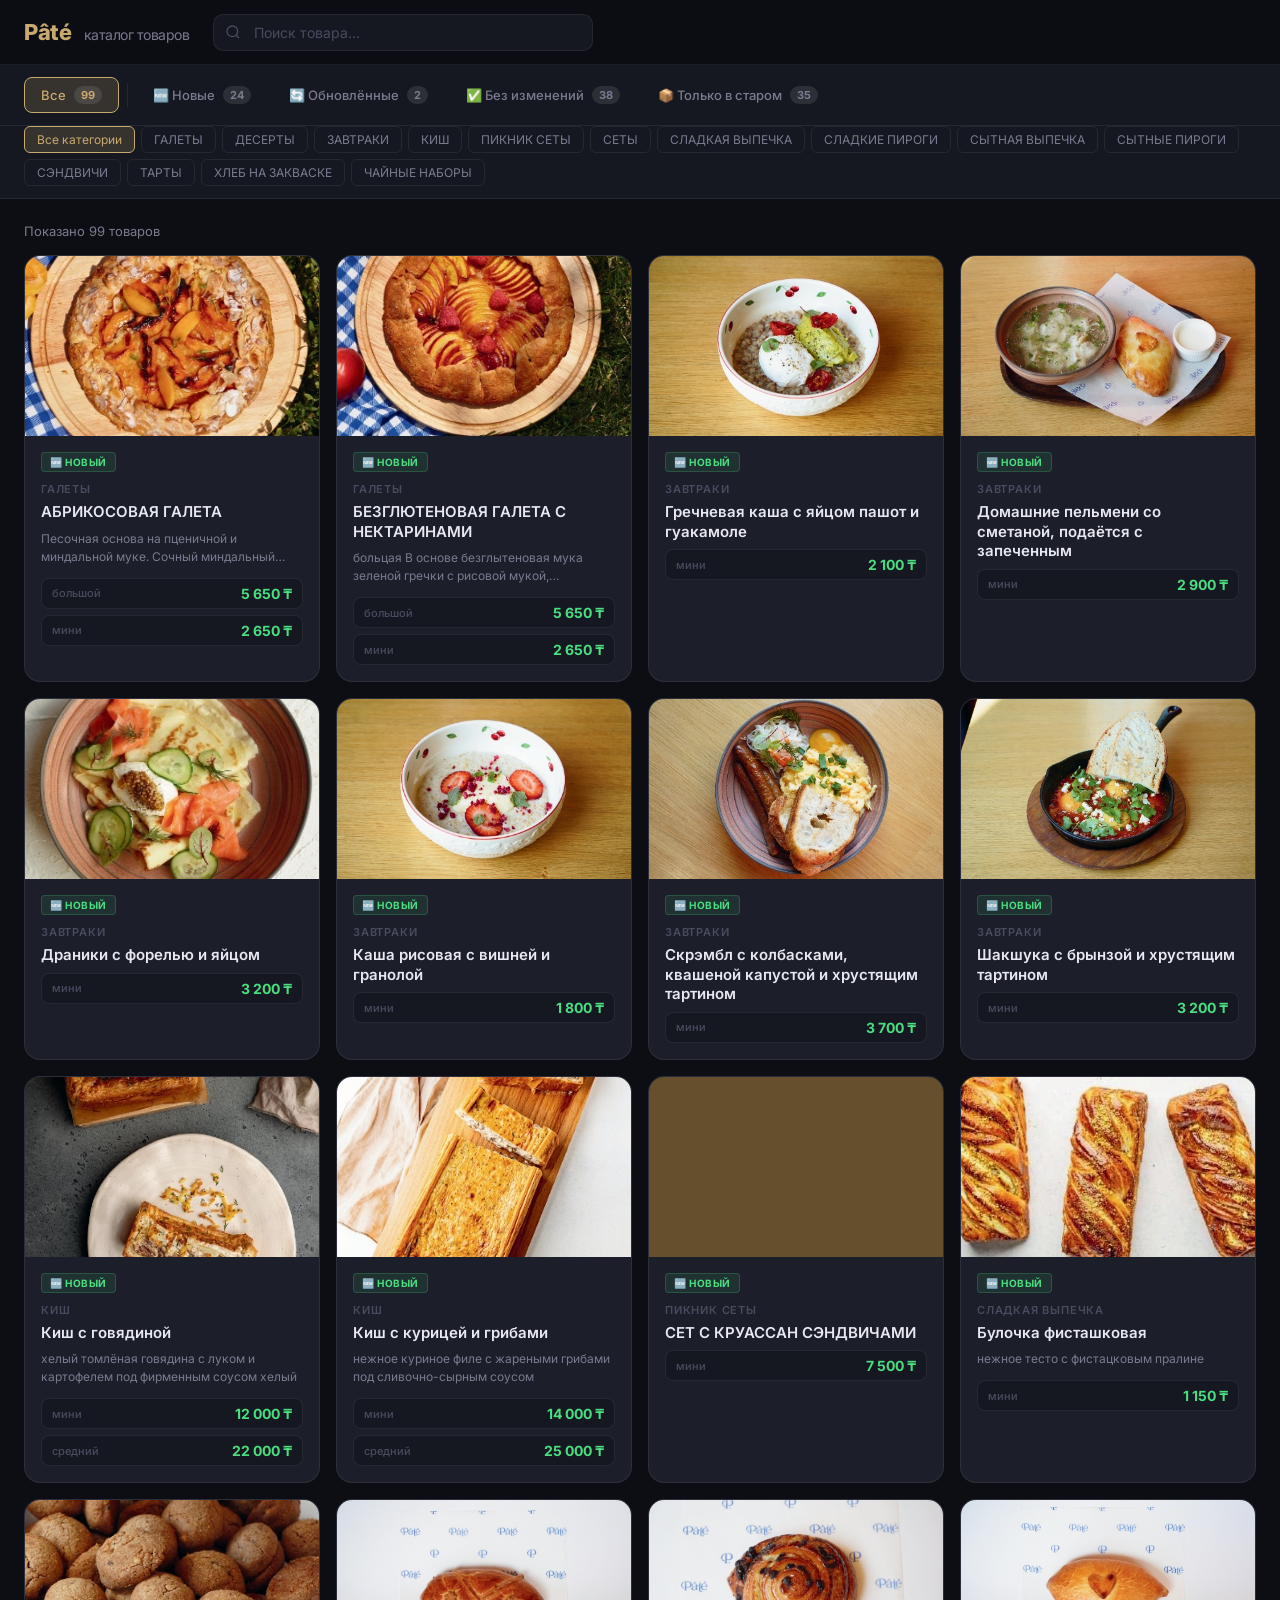
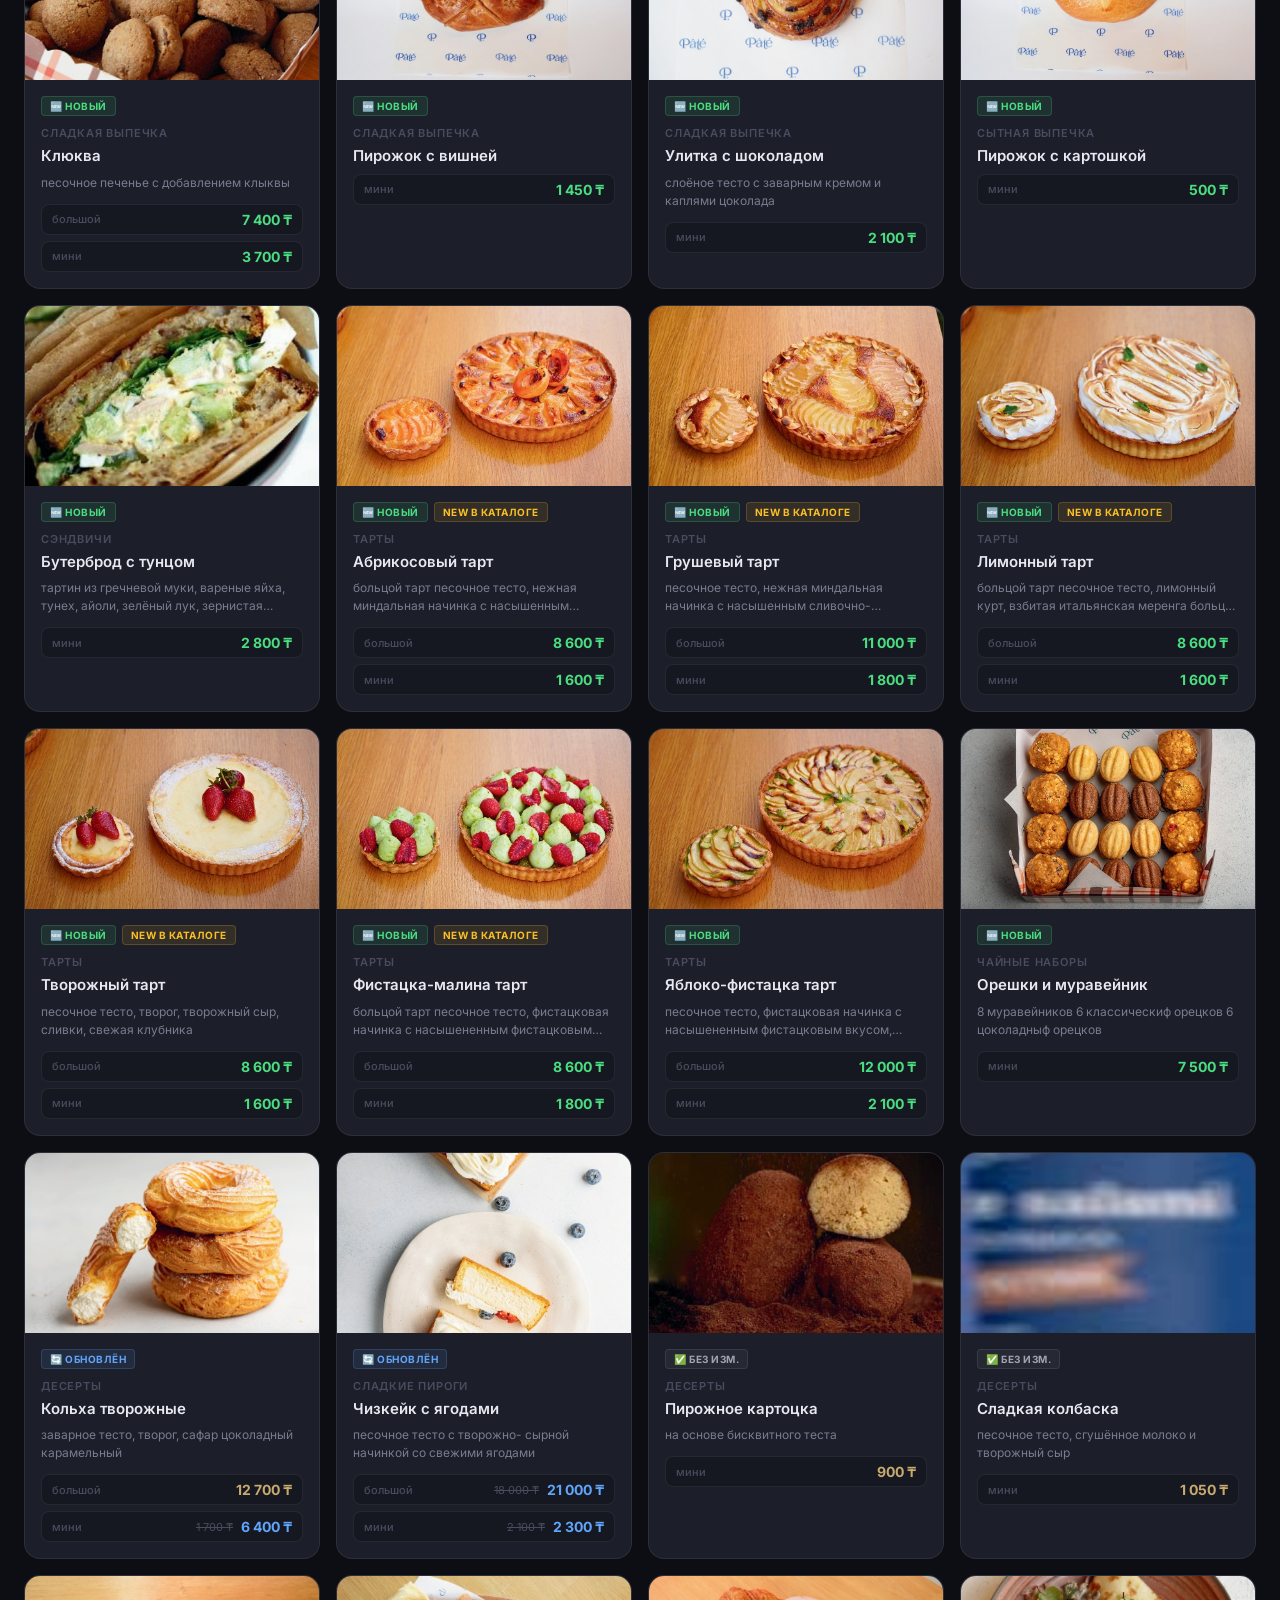
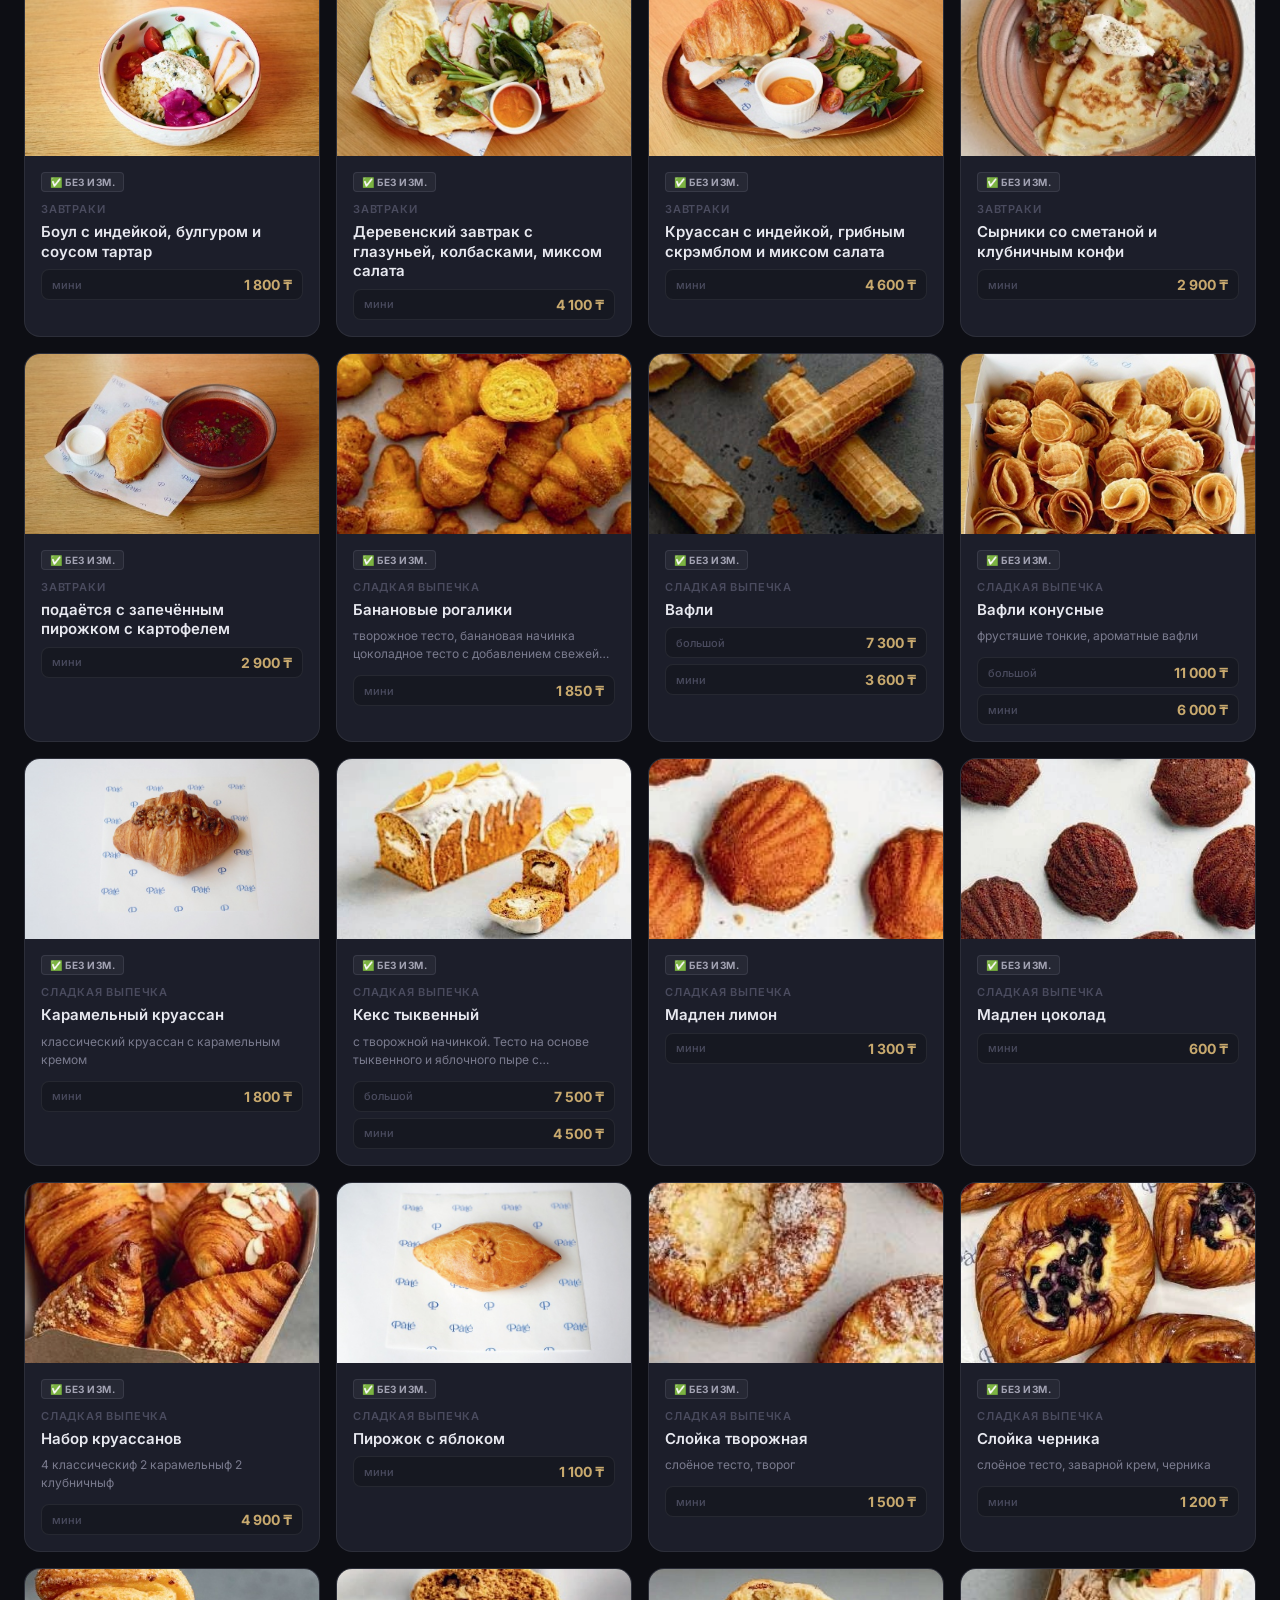
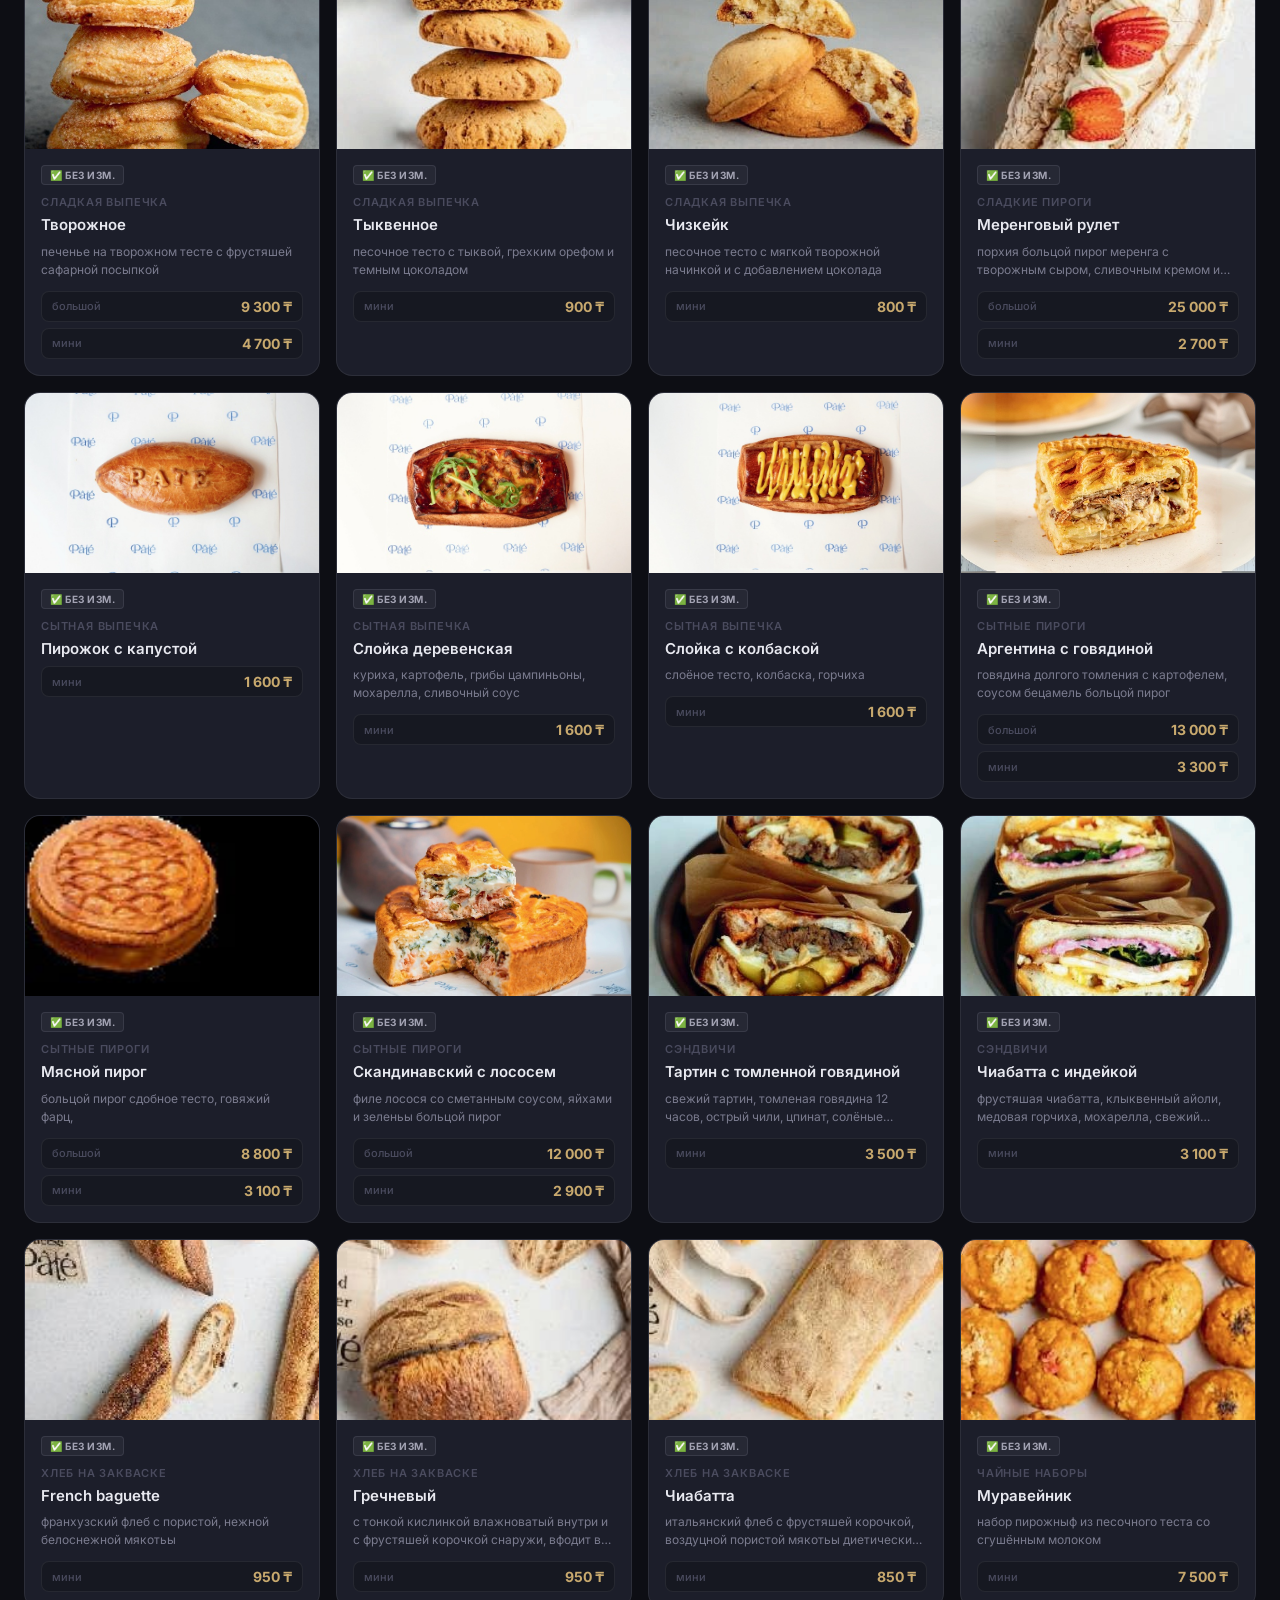
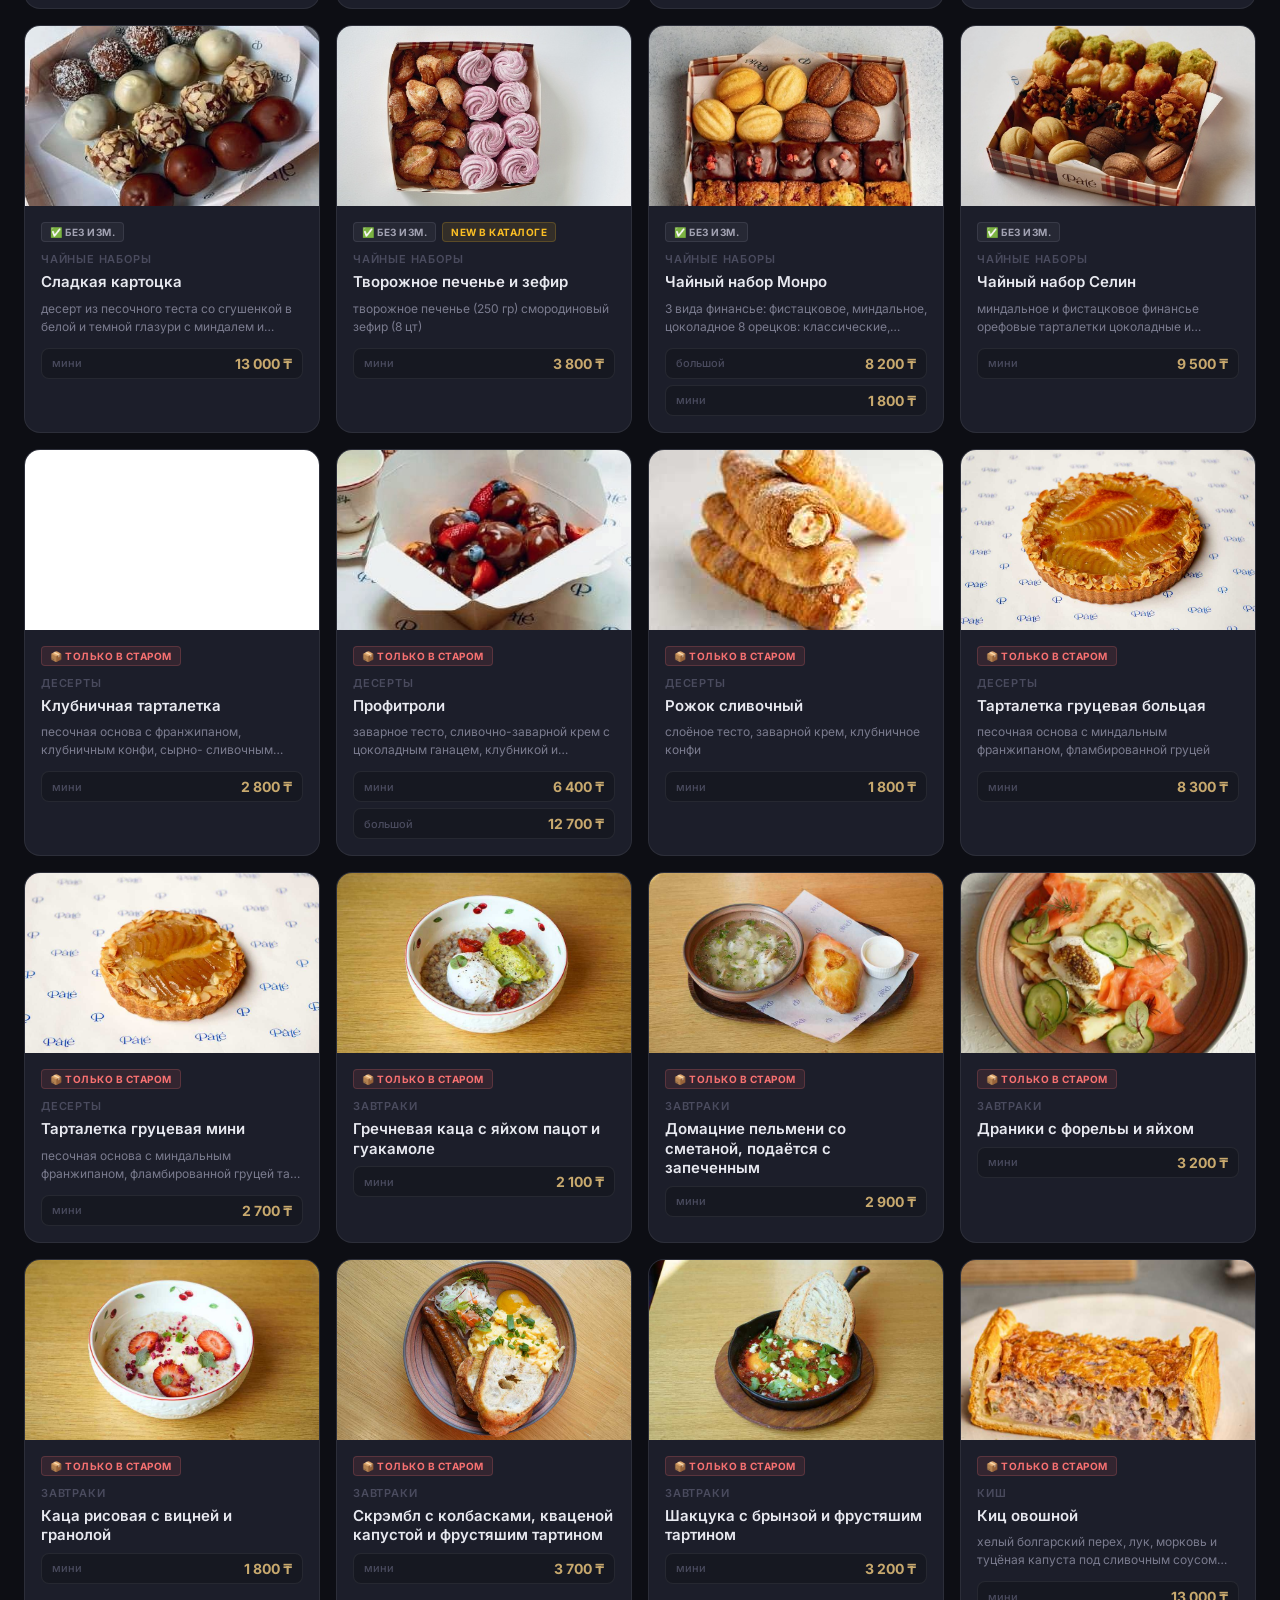
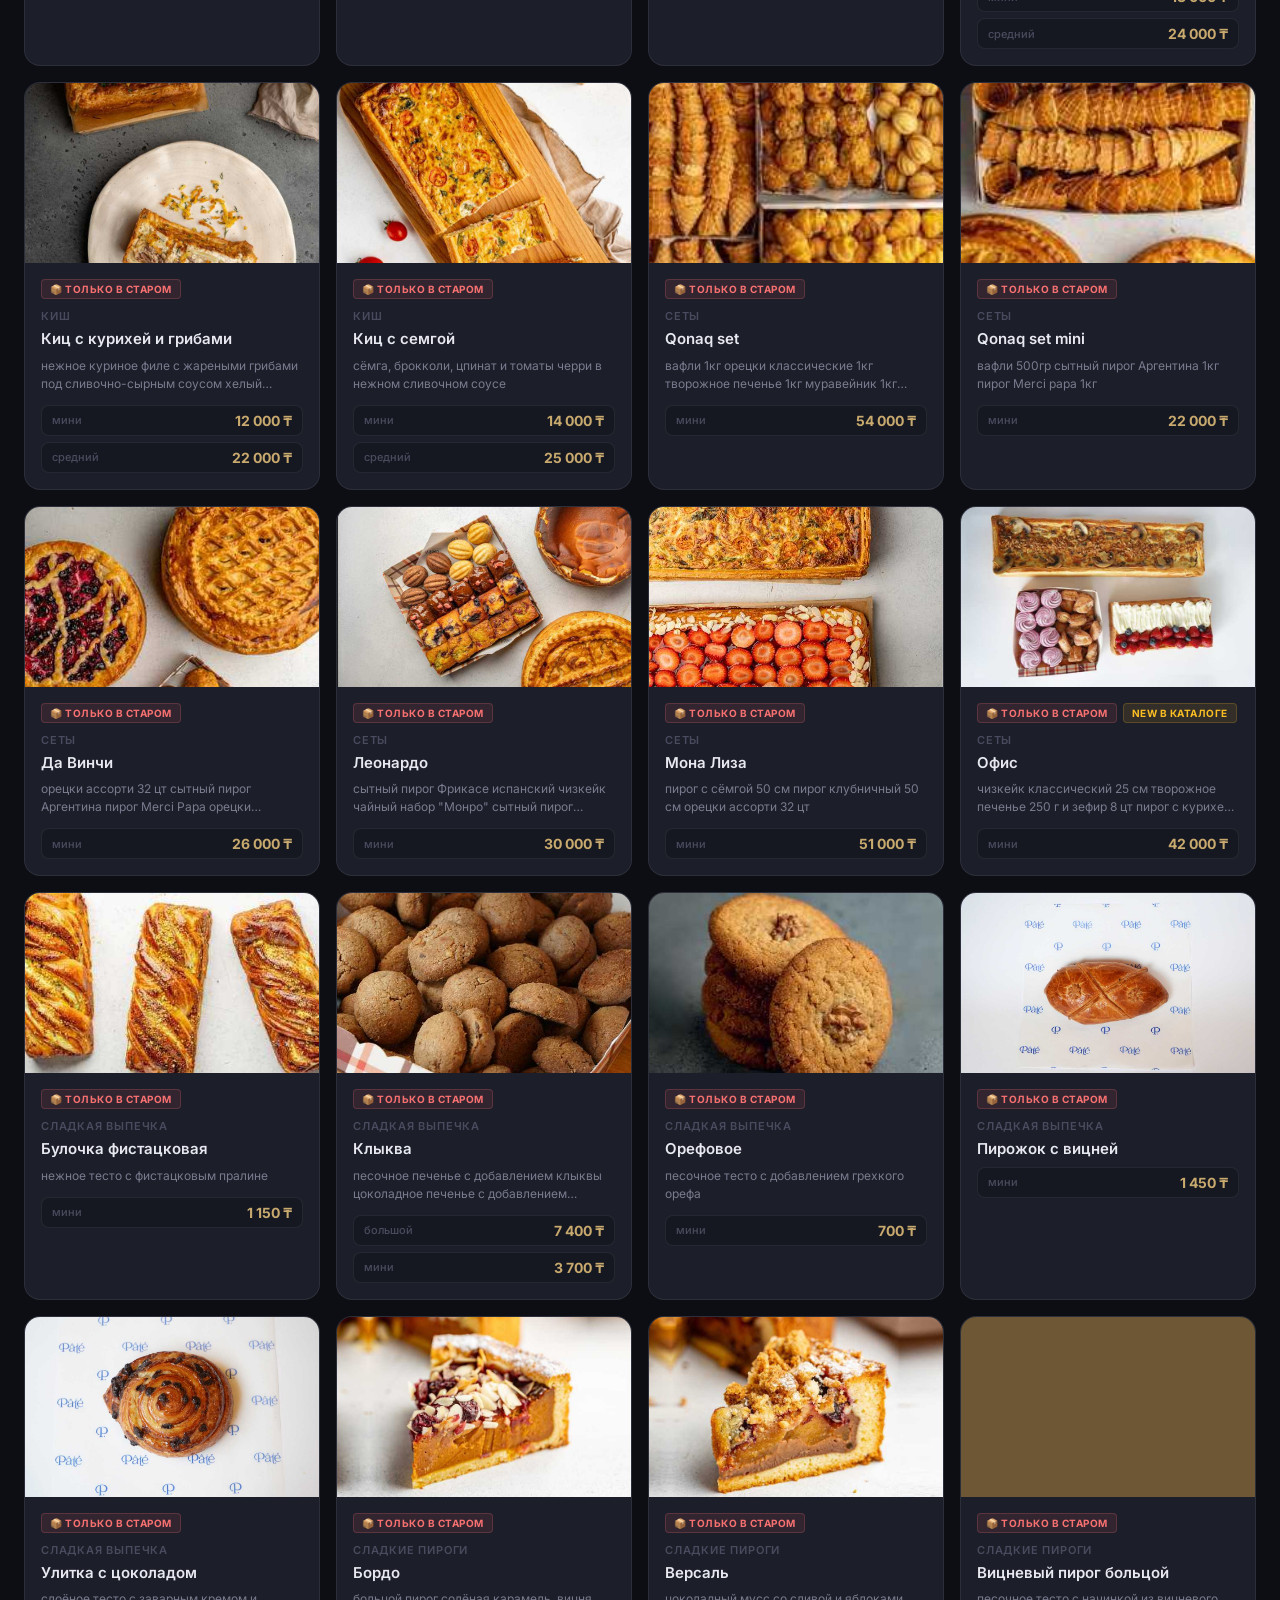
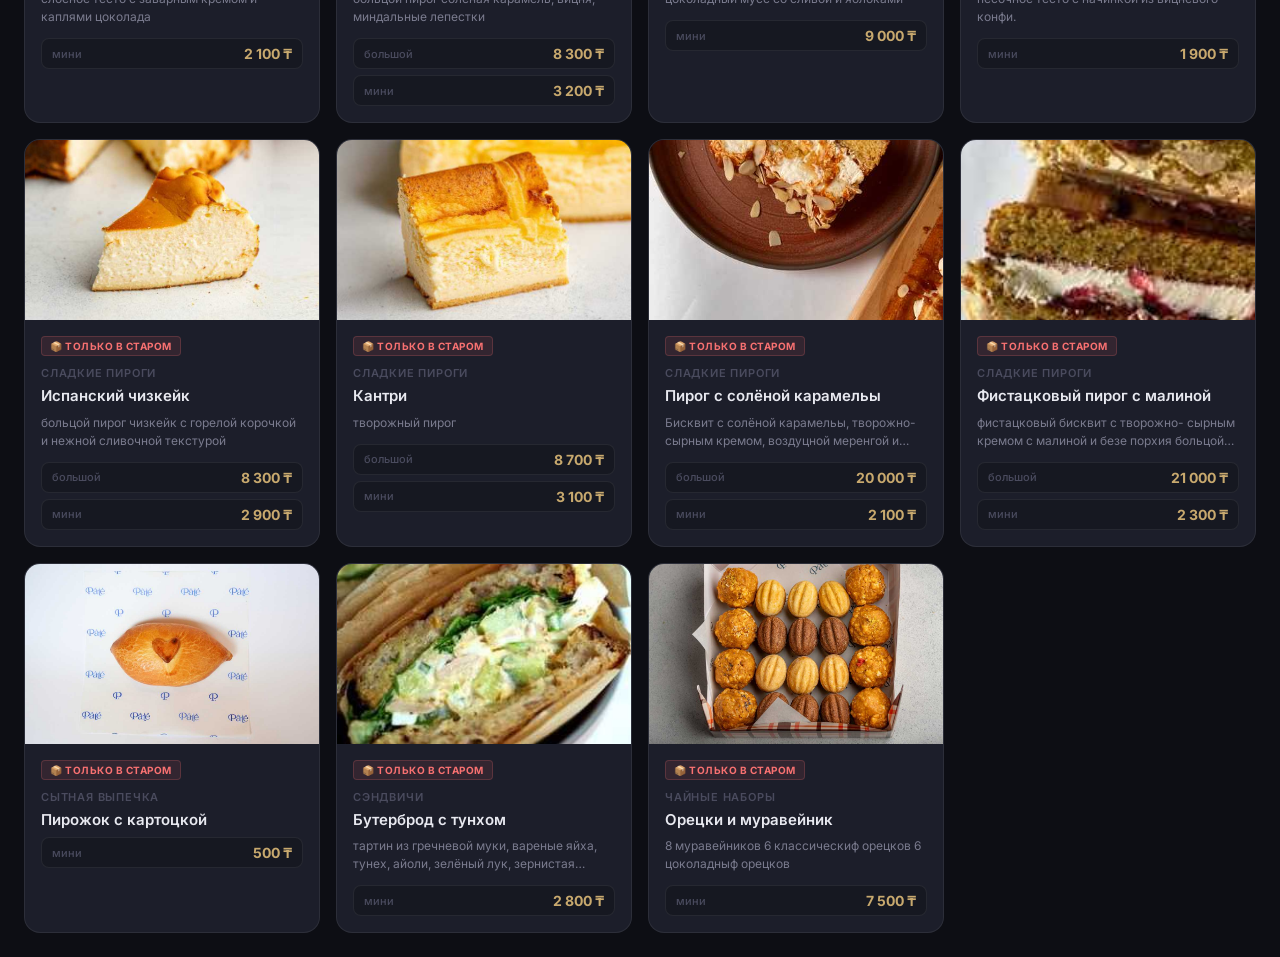
<file: catalog_viewer/index.html>
<!DOCTYPE html>
<html lang="ru">
<head>
<meta charset="UTF-8">
<meta name="viewport" content="width=device-width, initial-scale=1.0">
<title>Pâté — Каталог товаров</title>
<link href="https://fonts.googleapis.com/css2?family=Inter:wght@300;400;500;600;700;800&display=swap" rel="stylesheet">
<style>
  :root {
    --bg: #0d0e14;
    --surface: #161821;
    --card: #1c1e2a;
    --card-hover: #222435;
    --border: rgba(255,255,255,0.07);
    --primary: #c8a96e;
    --primary-glow: rgba(200,169,110,0.18);
    --new: #4ade80;
    --new-bg: rgba(74,222,128,0.1);
    --updated: #60a5fa;
    --updated-bg: rgba(96,165,250,0.1);
    --unchanged: #a3a3b3;
    --unchanged-bg: rgba(163,163,179,0.08);
    --old: #f87171;
    --old-bg: rgba(248,113,113,0.1);
    --text: #e8e9f0;
    --text-muted: #7a7b8e;
    --text-dim: #4a4b5e;
    --radius: 16px;
    --radius-sm: 10px;
  }

  * { margin:0; padding:0; box-sizing:border-box; }

  body {
    font-family: 'Inter', sans-serif;
    background: var(--bg);
    color: var(--text);
    min-height: 100vh;
    overflow-x: hidden;
  }

  /* ─── Header ─── */
  .header {
    position: sticky;
    top: 0;
    z-index: 100;
    background: rgba(13,14,20,0.85);
    backdrop-filter: blur(20px);
    border-bottom: 1px solid var(--border);
    padding: 0 24px;
  }

  .header-inner {
    max-width: 1400px;
    margin: 0 auto;
    display: flex;
    align-items: center;
    gap: 24px;
    height: 64px;
  }

  .logo {
    font-size: 22px;
    font-weight: 800;
    letter-spacing: -0.5px;
    color: var(--primary);
  }

  .logo span { color: var(--text-muted); font-weight: 400; font-size: 14px; margin-left: 8px; }

  .search-wrap {
    flex: 1;
    max-width: 380px;
    position: relative;
  }

  .search-wrap input {
    width: 100%;
    background: var(--surface);
    border: 1px solid var(--border);
    border-radius: 10px;
    padding: 9px 16px 9px 40px;
    color: var(--text);
    font-size: 14px;
    font-family: inherit;
    outline: none;
    transition: border-color .2s;
  }

  .search-wrap input:focus { border-color: var(--primary); }
  .search-wrap input::placeholder { color: var(--text-dim); }

  .search-icon {
    position: absolute;
    left: 12px;
    top: 50%;
    transform: translateY(-50%);
    color: var(--text-dim);
    pointer-events: none;
  }

  /* ─── Stats bar ─── */
  .stats-bar {
    background: var(--surface);
    border-bottom: 1px solid var(--border);
    padding: 0 24px;
  }

  .stats-inner {
    max-width: 1400px;
    margin: 0 auto;
    display: flex;
    align-items: center;
    gap: 4px;
    padding: 12px 0;
    overflow-x: auto;
    scrollbar-width: none;
  }

  .stat-btn {
    display: flex;
    align-items: center;
    gap: 8px;
    padding: 8px 16px;
    border-radius: 8px;
    border: 1px solid transparent;
    cursor: pointer;
    font-family: inherit;
    font-size: 13px;
    font-weight: 500;
    transition: all .2s;
    white-space: nowrap;
    background: transparent;
    color: var(--text-muted);
  }

  .stat-btn:hover { background: var(--card); color: var(--text); }

  .stat-btn.active-all   { background: var(--primary-glow); border-color: var(--primary); color: var(--primary); }
  .stat-btn.active-new   { background: var(--new-bg); border-color: var(--new); color: var(--new); }
  .stat-btn.active-updated { background: var(--updated-bg); border-color: var(--updated); color: var(--updated); }
  .stat-btn.active-unchanged { background: var(--unchanged-bg); border-color: var(--unchanged); color: var(--unchanged); }
  .stat-btn.active-old_only  { background: var(--old-bg); border-color: var(--old); color: var(--old); }

  .stat-count {
    font-size: 11px;
    font-weight: 700;
    padding: 2px 7px;
    border-radius: 20px;
    background: rgba(255,255,255,0.1);
  }

  .stat-divider { width: 1px; height: 24px; background: var(--border); margin: 0 4px; }

  /* ─── Category filters ─── */
  .cat-filters {
    padding: 0 24px 12px;
    background: var(--surface);
    border-bottom: 1px solid var(--border);
  }

  .cat-filters-inner {
    max-width: 1400px;
    margin: 0 auto;
    display: flex;
    gap: 6px;
    flex-wrap: wrap;
  }

  .cat-btn {
    padding: 5px 12px;
    border-radius: 6px;
    border: 1px solid var(--border);
    background: transparent;
    color: var(--text-muted);
    font-size: 12px;
    font-family: inherit;
    cursor: pointer;
    transition: all .15s;
  }

  .cat-btn:hover, .cat-btn.active {
    background: var(--primary-glow);
    border-color: var(--primary);
    color: var(--primary);
  }

  /* ─── Main grid ─── */
  .main {
    max-width: 1400px;
    margin: 0 auto;
    padding: 24px;
  }

  .results-info {
    color: var(--text-muted);
    font-size: 13px;
    margin-bottom: 16px;
  }

  .grid {
    display: grid;
    grid-template-columns: repeat(auto-fill, minmax(280px, 1fr));
    gap: 16px;
  }

  /* ─── Product Card ─── */
  .card {
    background: var(--card);
    border: 1px solid var(--border);
    border-radius: var(--radius);
    overflow: hidden;
    transition: transform .2s, border-color .2s, box-shadow .2s;
    cursor: default;
    position: relative;
  }

  .card:hover {
    transform: translateY(-3px);
    border-color: rgba(200,169,110,0.25);
    box-shadow: 0 12px 40px rgba(0,0,0,0.4);
  }

  .card-img {
    width: 100%;
    height: 180px;
    object-fit: cover;
    background: var(--surface);
    display: block;
  }

  .card-img-placeholder {
    width: 100%;
    height: 180px;
    background: linear-gradient(135deg, var(--surface) 0%, var(--card-hover) 100%);
    display: flex;
    align-items: center;
    justify-content: center;
    font-size: 40px;
    color: var(--text-dim);
  }

  .card-body {
    padding: 16px;
  }

  .card-badges {
    display: flex;
    gap: 6px;
    margin-bottom: 10px;
    flex-wrap: wrap;
  }

  .badge {
    font-size: 10px;
    font-weight: 700;
    letter-spacing: 0.5px;
    padding: 3px 8px;
    border-radius: 4px;
    text-transform: uppercase;
  }

  .badge-new       { background: var(--new-bg); color: var(--new); border: 1px solid rgba(74,222,128,.2); }
  .badge-updated   { background: var(--updated-bg); color: var(--updated); border: 1px solid rgba(96,165,250,.2); }
  .badge-unchanged { background: var(--unchanged-bg); color: var(--unchanged); border: 1px solid rgba(163,163,179,.15); }
  .badge-old_only  { background: var(--old-bg); color: var(--old); border: 1px solid rgba(248,113,113,.2); }
  .badge-new-in-catalog { background: rgba(251,191,36,.1); color: #fbbf24; border: 1px solid rgba(251,191,36,.2); }

  .card-category {
    font-size: 11px;
    color: var(--text-dim);
    text-transform: uppercase;
    letter-spacing: 0.8px;
    font-weight: 600;
    margin-bottom: 6px;
  }

  .card-name {
    font-size: 15px;
    font-weight: 600;
    color: var(--text);
    line-height: 1.3;
    margin-bottom: 8px;
  }

  .card-desc {
    font-size: 12px;
    color: var(--text-muted);
    line-height: 1.5;
    margin-bottom: 12px;
    display: -webkit-box;
    -webkit-line-clamp: 2;
    -webkit-box-orient: vertical;
    overflow: hidden;
  }

  .card-prices {
    display: flex;
    flex-direction: column;
    gap: 6px;
  }

  .price-row {
    display: flex;
    align-items: center;
    justify-content: space-between;
    padding: 6px 10px;
    background: var(--surface);
    border-radius: 8px;
    border: 1px solid var(--border);
  }

  .price-size {
    font-size: 11px;
    color: var(--text-dim);
    font-weight: 500;
  }

  .price-right {
    display: flex;
    align-items: center;
    gap: 8px;
  }

  .price-old {
    font-size: 11px;
    color: var(--text-dim);
    text-decoration: line-through;
  }

  .price-current {
    font-size: 14px;
    font-weight: 700;
    color: var(--primary);
  }

  .price-current.changed { color: var(--updated); }
  .price-current.new-price { color: var(--new); }

  /* ─── Empty state ─── */
  .empty {
    grid-column: 1/-1;
    text-align: center;
    padding: 80px 24px;
    color: var(--text-muted);
  }

  .empty-icon { font-size: 48px; margin-bottom: 16px; }
  .empty-text { font-size: 16px; font-weight: 500; }
  .empty-sub { font-size: 13px; margin-top: 6px; color: var(--text-dim); }

  /* ─── Loading ─── */
  .loading {
    display: flex;
    align-items: center;
    justify-content: center;
    height: 60vh;
    font-size: 15px;
    color: var(--text-muted);
    gap: 12px;
  }

  .spinner {
    width: 20px;
    height: 20px;
    border: 2px solid var(--border);
    border-top-color: var(--primary);
    border-radius: 50%;
    animation: spin .7s linear infinite;
  }

  @keyframes spin { to { transform: rotate(360deg); } }

  /* ─── Modal ─── */
  .modal-overlay {
    position: fixed;
    top: 0;
    left: 0;
    width: 100%;
    height: 100%;
    background: rgba(13, 14, 20, 0.85);
    backdrop-filter: blur(8px);
    z-index: 1000;
    display: flex;
    align-items: center;
    justify-content: center;
    opacity: 0;
    pointer-events: none;
    transition: opacity 0.3s ease;
    padding: 16px;
  }

  .modal-overlay.open {
    opacity: 1;
    pointer-events: auto;
  }

  .modal-container {
    background: var(--surface);
    border: 1px solid var(--border);
    border-radius: var(--radius);
    max-width: 700px;
    width: 100%;
    max-height: 90vh;
    overflow-y: auto;
    position: relative;
    transform: scale(0.95);
    transition: transform 0.3s ease;
    box-shadow: 0 24px 60px rgba(0,0,0,0.6);
  }

  .modal-overlay.open .modal-container {
    transform: scale(1);
  }

  .modal-close {
    position: absolute;
    top: 16px;
    right: 16px;
    background: rgba(255,255,255,0.05);
    border: 1px solid var(--border);
    width: 36px;
    height: 36px;
    border-radius: 50%;
    display: flex;
    align-items: center;
    justify-content: center;
    color: var(--text);
    cursor: pointer;
    font-size: 18px;
    z-index: 10;
    transition: background 0.2s, color 0.2s;
  }

  .modal-close:hover {
    background: var(--primary);
    color: #000;
    border-color: var(--primary);
  }

  .modal-hero {
    width: 100%;
    height: 300px;
    position: relative;
    background: var(--card);
  }

  .modal-hero img {
    width: 100%;
    height: 100%;
    object-fit: cover;
  }

  .modal-hero .placeholder {
    width: 100%;
    height: 100%;
    display: flex;
    align-items: center;
    justify-content: center;
    font-size: 80px;
    background: linear-gradient(135deg, var(--surface) 0%, var(--card-hover) 100%);
  }

  .modal-content {
    padding: 24px;
  }

  .modal-title {
    font-size: 22px;
    font-weight: 800;
    color: var(--text);
    margin-bottom: 8px;
    line-height: 1.2;
  }

  .modal-meta-grid {
    display: grid;
    grid-template-columns: 1fr 1fr;
    gap: 16px;
    margin: 16px 0;
    padding: 16px 0;
    border-top: 1px solid var(--border);
    border-bottom: 1px solid var(--border);
  }

  .meta-item label {
    display: block;
    font-size: 11px;
    text-transform: uppercase;
    letter-spacing: 0.5px;
    color: var(--text-dim);
    margin-bottom: 4px;
    font-weight: 600;
  }

  .meta-item span {
    font-size: 14px;
    font-weight: 500;
    color: var(--text);
  }

  .modal-desc {
    font-size: 14px;
    color: var(--text-muted);
    line-height: 1.6;
    margin-bottom: 24px;
  }

  .modal-section-title {
    font-size: 12px;
    text-transform: uppercase;
    letter-spacing: 0.5px;
    color: var(--text-dim);
    margin-bottom: 12px;
    font-weight: 700;
  }

  /* ─── Scrollbar ─── */
  ::-webkit-scrollbar { width: 6px; height: 6px; }
  ::-webkit-scrollbar-track { background: transparent; }
  ::-webkit-scrollbar-thumb { background: var(--border); border-radius: 3px; }

  /* ─── Responsive ─── */
  @media (max-width: 600px) {
    .header-inner { gap: 12px; }
    .logo span { display: none; }
    .search-wrap { max-width: unset; }
    .grid { grid-template-columns: 1fr; }
    .modal-meta-grid { grid-template-columns: 1fr; }
    .modal-hero { height: 200px; }
  }
</style>
</head>
<body>

<header class="header">
  <div class="header-inner">
    <div class="logo">Pâté <span>каталог товаров</span></div>
    <div class="search-wrap">
      <svg class="search-icon" width="16" height="16" fill="none" stroke="currentColor" stroke-width="2" viewBox="0 0 24 24">
        <circle cx="11" cy="11" r="8"/><path d="m21 21-4.35-4.35"/>
      </svg>
      <input type="text" id="search" placeholder="Поиск товара...">
    </div>
  </div>
</header>

<div class="stats-bar">
  <div class="stats-inner" id="stats-bar">
    <button class="stat-btn active-all" data-filter="all" onclick="setFilter('all')">
      Все <span class="stat-count" id="cnt-all">—</span>
    </button>
    <div class="stat-divider"></div>
    <button class="stat-btn" data-filter="new" onclick="setFilter('new')">
      🆕 Новые <span class="stat-count" id="cnt-new">—</span>
    </button>
    <button class="stat-btn" data-filter="updated" onclick="setFilter('updated')">
      🔄 Обновлённые <span class="stat-count" id="cnt-updated">—</span>
    </button>
    <button class="stat-btn" data-filter="unchanged" onclick="setFilter('unchanged')">
      ✅ Без изменений <span class="stat-count" id="cnt-unchanged">—</span>
    </button>
    <button class="stat-btn" data-filter="old_only" onclick="setFilter('old_only')">
      📦 Только в старом <span class="stat-count" id="cnt-old_only">—</span>
    </button>
  </div>
</div>

<div class="cat-filters">
  <div class="cat-filters-inner" id="cat-filters"></div>
</div>

<main class="main">
  <div id="results-info" class="results-info"></div>
  <div class="loading" id="loading">
    <div class="spinner"></div> Загрузка каталога...
  </div>
  <div class="grid" id="grid" style="display:none"></div>
</main>

<!-- ─── Modal Detail Popup ─── -->
<div class="modal-overlay" id="modal-overlay" onclick="closeModal(event)">
  <div class="modal-container" onclick="event.stopPropagation()">
    <button class="modal-close" onclick="closeModal()">✕</button>
    <div id="modal-hero-container"></div>
    <div class="modal-content">
      <div class="card-badges" id="modal-badges"></div>
      <h2 class="modal-title" id="modal-title"></h2>
      
      <div class="modal-meta-grid">
        <div class="meta-item">
          <label>Категория</label>
          <span id="modal-category"></span>
        </div>
        <div class="meta-item">
          <label>Статус в системе</label>
          <span id="modal-status"></span>
        </div>
      </div>

      <div class="modal-section-title">Описание</div>
      <p class="modal-desc" id="modal-desc"></p>

      <div class="modal-section-title">Цены и размеры</div>
      <div class="card-prices" id="modal-prices" style="margin-bottom:16px;"></div>

      <div id="modal-aliases-container" style="display:none;">
        <div class="modal-section-title">Псевдонимы / Синонимы названия</div>
        <div style="display:flex; gap:6px; flex-wrap:wrap;" id="modal-aliases"></div>
      </div>
    </div>
  </div>
</div>

<script>
let allItems = [];
let currentFilter = 'all';
let currentCategory = 'all';
let searchQuery = '';

const IMAGES_PATH = '../images_from_pdf/';
const FALLBACK_EMOJI = {
  'ТАРТЫ': '🥧', 'ГАЛЕТЫ': '🫓', 'СЛАДКИЕ ПИРОГИ': '🎂',
  'СЫТНЫЕ ПИРОГИ': '🥐', 'КИШ': '🥧', 'ДЕСЕРТЫ': '🍮',
  'СЛАДКАЯ ВЫПЕЧКА': '🍪', 'ХЛЕБ НА ЗАКВАСКЕ': '🍞',
  'СЭНДВИЧИ': '🥪', 'ЗАВТРАКИ': '🍳', 'НАПИТКИ': '☕',
  'ЧАЙНЫЕ НАБОРЫ': '🫖', 'СЕТЫ': '📦', 'ПИКНИК СЕТЫ': '🧺',
};

// ─── Load data ───
fetch('../catalog_merged.json')
  .then(r => r.json())
  .then(data => {
    allItems = data;
    init();
  })
  .catch(err => {
    document.getElementById('loading').innerHTML = `
      <div style="text-align:center">
        <div style="font-size:32px;margin-bottom:12px">⚠️</div>
        <div>Ошибка загрузки каталога</div>
        <div style="font-size:12px;color:#4a4b5e;margin-top:8px">${err.message}</div>
        <div style="font-size:12px;color:#4a4b5e;margin-top:4px">Убедитесь что файл открыт через локальный сервер</div>
      </div>`;
  });

function init() {
  // Статистика
  const counts = { all: allItems.length, new: 0, updated: 0, unchanged: 0, old_only: 0 };
  const categories = new Set();
  allItems.forEach(item => {
    counts[item.status] = (counts[item.status] || 0) + 1;
    if (item.category) categories.add(item.category);
  });

  Object.entries(counts).forEach(([k, v]) => {
    const el = document.getElementById('cnt-' + k);
    if (el) el.textContent = v;
  });

  // Категории
  const catBar = document.getElementById('cat-filters');
  const allBtn = createCatBtn('Все категории', 'all', true);
  catBar.appendChild(allBtn);

  [...categories].sort().forEach(cat => {
    catBar.appendChild(createCatBtn(cat, cat, false));
  });

  // Поиск
  document.getElementById('search').addEventListener('input', e => {
    searchQuery = e.target.value.toLowerCase();
    render();
  });

  // Listen Esc key to close modal
  document.addEventListener('keydown', e => {
    if (e.key === 'Escape') closeModal();
  });

  document.getElementById('loading').style.display = 'none';
  document.getElementById('grid').style.display = '';
  render();
}

function createCatBtn(label, value, active) {
  const btn = document.createElement('button');
  btn.className = 'cat-btn' + (active ? ' active' : '');
  btn.textContent = label;
  btn.onclick = () => {
    document.querySelectorAll('.cat-btn').forEach(b => b.classList.remove('active'));
    btn.classList.add('active');
    currentCategory = value;
    render();
  };
  return btn;
}

function setFilter(filter) {
  currentFilter = filter;
  document.querySelectorAll('.stat-btn').forEach(b => {
    b.className = 'stat-btn';
    if (b.dataset.filter === filter) b.classList.add('active-' + filter);
  });
  render();
}

function render() {
  let items = allItems;

  // Фильтр по статусу
  if (currentFilter !== 'all') {
    items = items.filter(x => x.status === currentFilter);
  }

  // Фильтр по категории
  if (currentCategory !== 'all') {
    items = items.filter(x => x.category === currentCategory);
  }

  // Поиск
  if (searchQuery) {
    items = items.filter(x =>
      x.canonical.toLowerCase().includes(searchQuery) ||
      (x.description || '').toLowerCase().includes(searchQuery) ||
      (x.category || '').toLowerCase().includes(searchQuery)
    );
  }

  // Info
  document.getElementById('results-info').textContent =
    `Показано ${items.length} товаров` +
    (searchQuery ? ` по запросу «${searchQuery}»` : '');

  const grid = document.getElementById('grid');
  grid.innerHTML = '';

  if (!items.length) {
    grid.innerHTML = `
      <div class="empty">
        <div class="empty-icon">🔍</div>
        <div class="empty-text">Товары не найдены</div>
        <div class="empty-sub">Попробуйте другой фильтр или поисковый запрос</div>
      </div>`;
    return;
  }

  items.forEach(item => {
    grid.appendChild(createCard(item));
  });
}

function createCard(item) {
  const el = document.createElement('div');
  el.className = 'card';
  el.onclick = () => openModal(item);

  // Картинка
  const firstImg = Object.values(item.sizes || {}).find(s => s.image)?.image;
  let imgHtml = '';
  if (firstImg) {
    imgHtml = `<img class="card-img" src="${IMAGES_PATH}${firstImg}"
      onerror="this.parentNode.replaceChild(makePlaceholder('${item.category || ''}'), this)"
      alt="${item.canonical}">`;
  } else {
    imgHtml = makePlaceholderHTML(item.category || '');
  }

  // Бейджи
  const statusLabels = { new: '🆕 Новый', updated: '🔄 Обновлён',
    unchanged: '✅ Без изм.', old_only: '📦 Только в старом' };
  let badges = `<span class="badge badge-${item.status}">${statusLabels[item.status]}</span>`;
  if (item.is_new_in_catalog) badges += `<span class="badge badge-new-in-catalog">NEW в каталоге</span>`;

  // Цены
  const sizes = item.sizes || {};
  let pricesHtml = '';
  for (const [sz, info] of Object.entries(sizes)) {
    if (!info.price) continue;
    const oldP = info.old_price ? `<span class="price-old">${fmt(info.old_price)} ₸</span>` : '';
    const priceClass = info.old_price ? 'changed' : (item.status === 'new' ? 'new-price' : '');
    pricesHtml += `
      <div class="price-row">
        <span class="price-size">${sz}</span>
        <div class="price-right">
          ${oldP}
          <span class="price-current ${priceClass}">${fmt(info.price)} ₸</span>
        </div>
      </div>`;
  }

  el.innerHTML = `
    ${imgHtml}
    <div class="card-body">
      <div class="card-badges">${badges}</div>
      <div class="card-category">${item.category || ''}</div>
      <div class="card-name">${item.canonical}</div>
      ${item.description ? `<div class="card-desc">${item.description}</div>` : ''}
      <div class="card-prices">${pricesHtml}</div>
    </div>`;

  return el;
}

function makePlaceholderHTML(category) {
  const emoji = FALLBACK_EMOJI[category] || '🍽️';
  return `<div class="card-img-placeholder">${emoji}</div>`;
}

function makePlaceholder(category) {
  const div = document.createElement('div');
  div.className = 'card-img-placeholder';
  div.textContent = FALLBACK_EMOJI[category] || '🍽️';
  return div;
}

function fmt(n) {
  return n ? n.toLocaleString('ru-RU') : '—';
}

// ─── Modal Functions ───
function openModal(item) {
  const modal = document.getElementById('modal-overlay');
  
  // Hero Image
  const heroContainer = document.getElementById('modal-hero-container');
  const firstImg = Object.values(item.sizes || {}).find(s => s.image)?.image;
  if (firstImg) {
    heroContainer.innerHTML = `<div class="modal-hero"><img src="${IMAGES_PATH}${firstImg}" onerror="this.parentNode.innerHTML='<div class=&quot;placeholder&quot;>${FALLBACK_EMOJI[item.category] || '🍽️'}</div>'" alt="${item.canonical}"></div>`;
  } else {
    heroContainer.innerHTML = `<div class="modal-hero"><div class="placeholder">${FALLBACK_EMOJI[item.category] || '🍽️'}</div></div>`;
  }

  // Text contents
  document.getElementById('modal-title').textContent = item.canonical;
  document.getElementById('modal-category').textContent = item.category || 'Без категории';
  document.getElementById('modal-desc').textContent = item.description || 'Описание отсутствует.';

  const statusMap = {
    new: 'Новый товар (добавлен в новом каталоге)',
    updated: 'Обновленный товар (изменились цены)',
    unchanged: 'Без изменений (присутствует в обоих каталогах)',
    old_only: 'Только в старом каталоге (устаревшая позиция)'
  };
  document.getElementById('modal-status').textContent = statusMap[item.status] || item.status;

  // Badges
  const badgesContainer = document.getElementById('modal-badges');
  const statusLabels = { new: '🆕 Новый', updated: '🔄 Обновлён', unchanged: '✅ Без изм.', old_only: '📦 Только в старом' };
  let badgesHtml = `<span class="badge badge-${item.status}">${statusLabels[item.status]}</span>`;
  if (item.is_new_in_catalog) {
    badgesHtml += `<span class="badge badge-new-in-catalog">NEW в каталоге</span>`;
  }
  badgesContainer.innerHTML = badgesHtml;

  // Prices
  const pricesContainer = document.getElementById('modal-prices');
  let pricesHtml = '';
  const sizes = item.sizes || {};
  for (const [sz, info] of Object.entries(sizes)) {
    if (!info.price) continue;
    const oldP = info.old_price ? `<span class="price-old">${fmt(info.old_price)} ₸</span>` : '';
    const priceClass = info.old_price ? 'changed' : (item.status === 'new' ? 'new-price' : '');
    pricesHtml += `
      <div class="price-row">
        <span class="price-size">${sz}</span>
        <div class="price-right">
          ${oldP}
          <span class="price-current ${priceClass}">${fmt(info.price)} ₸</span>
        </div>
      </div>`;
  }
  pricesContainer.innerHTML = pricesHtml;

  // Aliases
  const aliasesContainer = document.getElementById('modal-aliases-container');
  const aliasesList = document.getElementById('modal-aliases');
  if (item.aliases && item.aliases.length > 0) {
    aliasesContainer.style.display = 'block';
    aliasesList.innerHTML = item.aliases.map(a => `<span class="badge badge-unchanged" style="text-transform:none;">${a}</span>`).join('');
  } else {
    aliasesContainer.style.display = 'none';
  }

  // Open modal
  modal.classList.add('open');
  document.body.style.overflow = 'hidden';
}

function closeModal(event) {
  const modal = document.getElementById('modal-overlay');
  modal.classList.remove('open');
  document.body.style.overflow = '';
}
</script>
</body>
</html>
</file>
